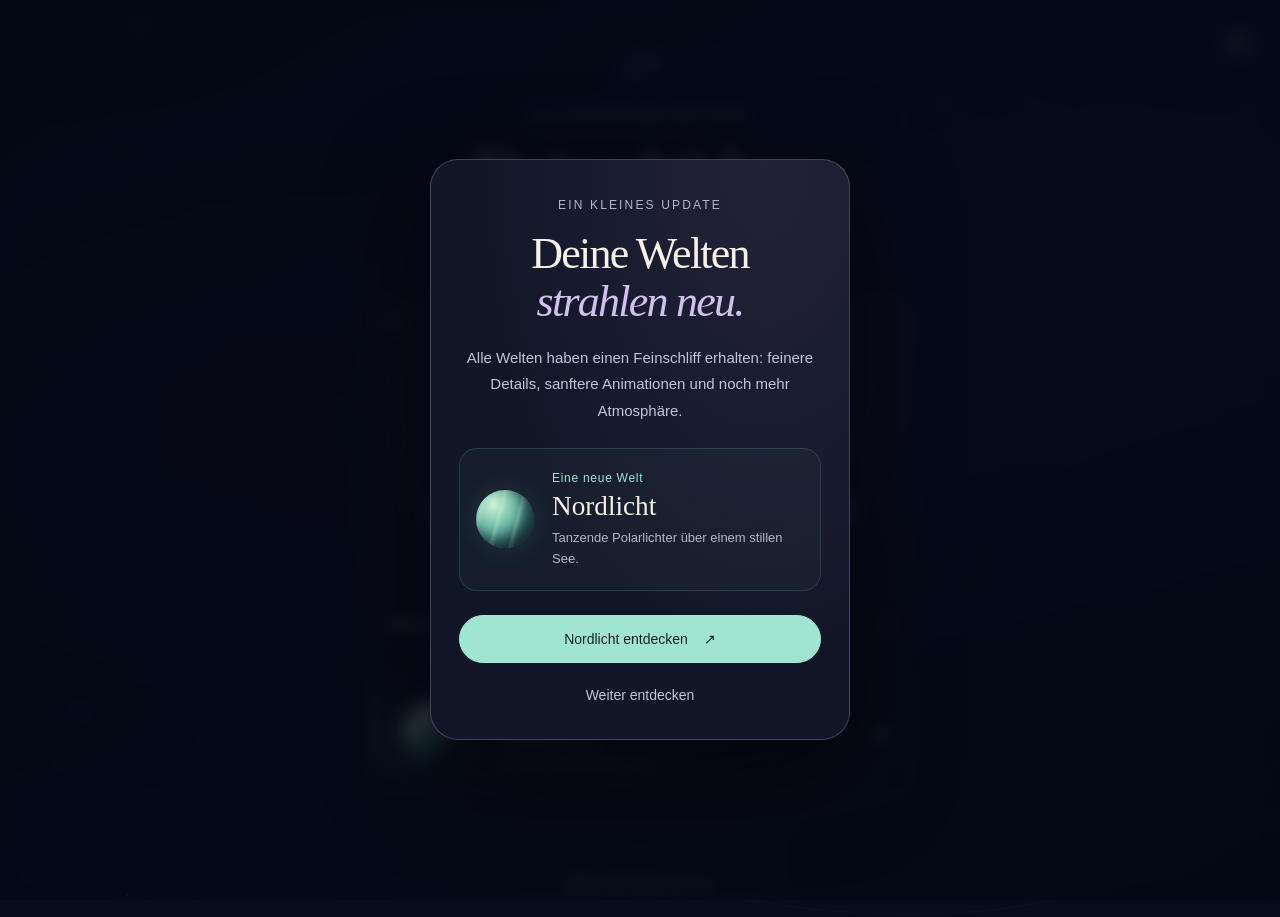
<file: index.html>
<!DOCTYPE html>
<html lang="de">
<head>
  <meta charset="UTF-8">
  <meta name="viewport" content="width=device-width, initial-scale=1, viewport-fit=cover">
  <title>Deine Welten</title>
  <meta name="description" content="Ein kleines Universum für dich. Blumen unter stillen Sternen, Cassiopeia und tanzende Nordlichter.">
  <meta name="theme-color" content="#080b19">
  <meta name="apple-mobile-web-app-capable" content="yes">
  <meta name="apple-mobile-web-app-status-bar-style" content="black-translucent">
  <meta name="apple-mobile-web-app-title" content="Welten">
  <link rel="manifest" href="manifest.webmanifest">
  <link rel="apple-touch-icon" sizes="256x256" href="images/apple-touch-icon.png">
  <link rel="icon" type="image/x-icon" href="images/flowers-icon.ico">
  <link rel="stylesheet" href="assets/app.css">
  <link rel="stylesheet" href="assets/home.css">
  <script src="assets/app.js" defer></script>
  <script src="assets/update.js" defer></script>
</head>
<body class="home">
  <div class="space-bg" aria-hidden="true"></div>
  <div class="stars-layer" data-stars="home" aria-hidden="true"></div>
  <div class="celestial-orbit orbit-one" aria-hidden="true"></div>
  <div class="celestial-orbit orbit-two" aria-hidden="true"></div>
  <button class="motion-toggle" type="button" data-motion-toggle aria-label="Animationen pausieren" aria-pressed="false"><span class="motion-icon" aria-hidden="true"></span></button>
  <main class="screen">
    <header class="home-header">
      <svg class="celestial-mark" viewBox="0 0 48 48" fill="none" aria-hidden="true"><circle cx="24" cy="24" r="14"/><ellipse cx="24" cy="24" rx="23" ry="8" transform="rotate(-35 24 24)"/><path d="M24 4v5m0 30v5M4 24h5m30 0h5"/><circle cx="36" cy="13" r="2" fill="currentColor" stroke="none"/></svg>
      <p class="eyebrow">ein universum für dich</p>
      <h1 class="site-title">Deine <em>Welten</em></h1>
      <p class="site-sub">Wähle eine Welt und die Reise geht los!</p>
    </header>
    <nav class="portals-container" aria-label="Deine Welten entdecken">
      <div class="portals-row">
        <a href="under_quiet_stars/index.html" class="portal portal-flowers">
          <span class="portal-number" aria-hidden="true">01 /</span>
          <span class="orb-wrap" aria-hidden="true"><span class="planet-orbit"></span><span class="orb orb-flowers"></span><span class="planet-spark">✦</span></span>
          <span class="portal-copy"><span class="portal-name">Blumenwelt</span><span class="portal-desc">Blumen unter<br>stillen Sternen</span></span>
          <span class="portal-enter" aria-hidden="true">Entdecken <span>↗</span></span>
        </a>
        <a href="nights_embrace/index.html" class="portal portal-night">
          <span class="portal-number" aria-hidden="true">02 /</span>
          <span class="orb-wrap" aria-hidden="true"><span class="planet-orbit"></span><span class="orb orb-night"></span><span class="planet-spark">✦</span></span>
          <span class="portal-copy"><span class="portal-name">Sternennacht</span><span class="portal-desc">Cassiopeia am<br>nächtlichen Himmel</span></span>
          <span class="portal-enter" aria-hidden="true">Entdecken <span>↗</span></span>
        </a>
      </div>
      <div class="portals-row">
        <a href="northern_lights/index.html" class="portal portal-aurora">
          <span class="orb-wrap" aria-hidden="true"><span class="planet-orbit"></span><span class="orb orb-aurora"></span></span>
          <span class="portal-copy"><span class="new-label">Eine neue Welt</span><span class="portal-name">Nordlicht</span><span class="portal-desc">Wo der Himmel leise tanzt</span></span>
          <span class="aurora-arrow" aria-hidden="true">↗</span>
        </a>
      </div>
    </nav>
    <footer class="home-footer"><span class="footer-star" aria-hidden="true">✦</span><p class="footer-note">Made with heart by Luis</p></footer>
  </main>
</body>
</html>
</file>
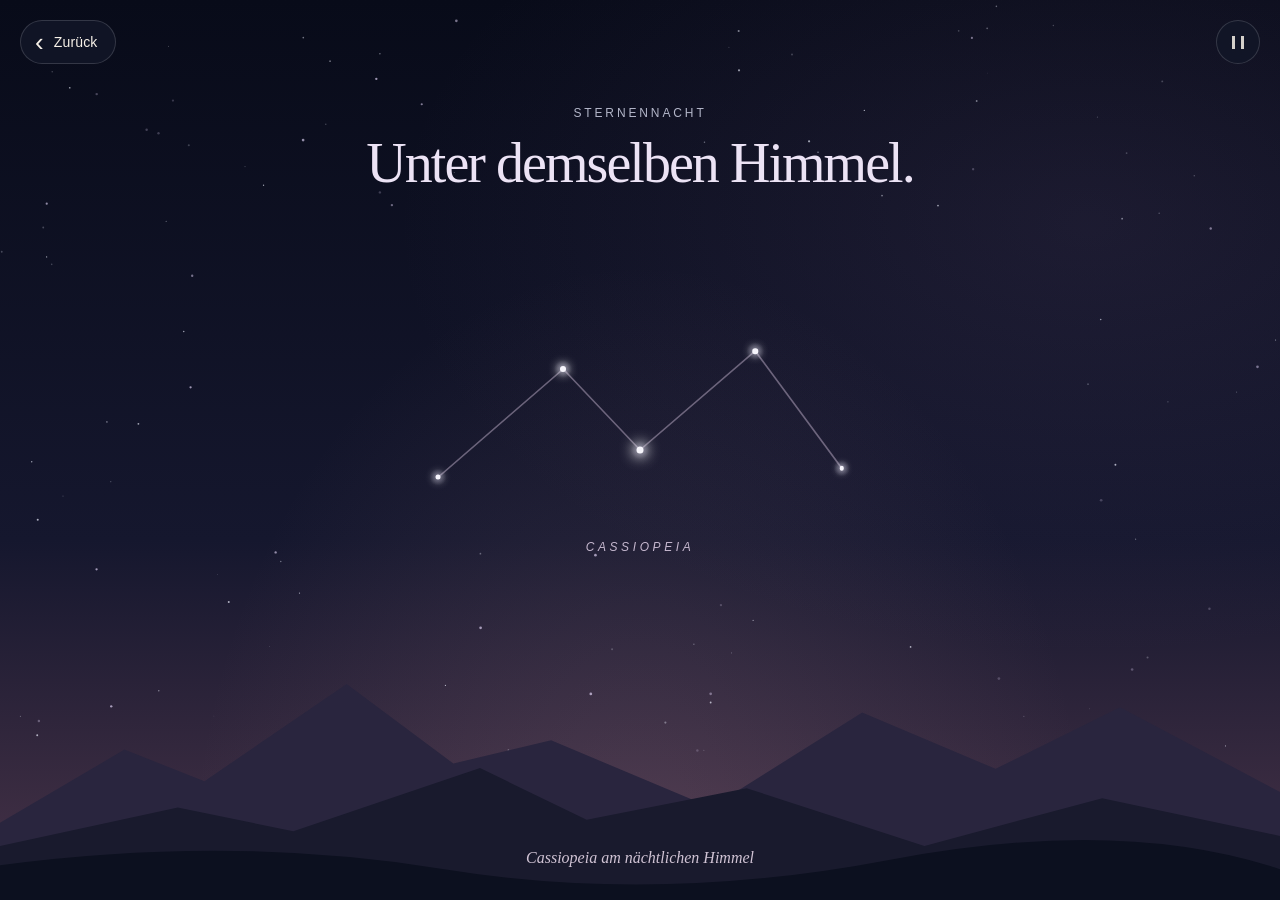
<file: nights_embrace/index.html>
<!DOCTYPE html>
<html lang="de">
<head>
<meta charset="UTF-8">
<title>Sternennacht · Deine Welten</title>

<!-- iPhone / web-app optimization -->
<meta name="viewport" content="width=device-width, initial-scale=1, viewport-fit=cover">
<meta name="apple-mobile-web-app-capable" content="yes">
<meta name="mobile-web-app-capable" content="yes">
<meta name="apple-mobile-web-app-status-bar-style" content="black-translucent">
<meta name="theme-color" content="#080b19">
<meta name="format-detection" content="telephone=no">

<style>
  html, body {
    margin: 0;
    padding: 0;
    width: 100%;
    height: 100%;
    background: #060010;
    overflow: hidden;
    -webkit-user-select: none;
    user-select: none;
    -webkit-touch-callout: none;
    -webkit-tap-highlight-color: transparent;
    overscroll-behavior: none;
    touch-action: none;
  }

  * {
    box-sizing: border-box;
  }

  .sky {
    position: fixed;
    height: 100vh;
    height: 100dvh;
    width: 100vw;
    top: 0;
    left: 0;
    background: #060010;
    background: linear-gradient(
      to bottom,
      #060010 0%,
      #060010 6%,
      #090016 11%,
      #070016 20%,
      #0a0121 48%,
      #0a0127 55%,
      #0a0129 57%,
      #0c012b 62%,
      #0e0131 68%,
      #0d012f 69%,
      #18023c 78%,
      #19023e 79%,
      #19023e 79%,
      #1c0242 81%,
      #22034b 85%,
      #2e045a 92%,
      #2f045e 96%,
      #340464 98%,
      #370569 100%
    );
    transform: scale(1);
  }

  .mountains {
    position: absolute;
    height: 80px;
    width: 100%;
    bottom: 0px;
    left: 0px;
    z-index: 2;
  }

  .light-base {
    position: absolute;
    bottom: -80px;
    left: 10vw;
    width: 80vw;
    height: 100px;
    border-radius: 50%;
    box-shadow: -0px -10px 30px 10px #ffc1a0, -0px -20px 40px 20px #fe9c7f,
      -0px -30px 60px 30px #be6590, -0px -50px 150px 75px #632b6c;
    background-color: #ffc1a0;
    z-index: 1;
  }

  .mountains-base {
    content: "";
    background: linear-gradient(
      to bottom,
      rgba(55, 5, 105, 0) 0%,
      rgba(9, 0, 22, 1) 100%
    );
    width: 100%;
    height: 100px;
    position: absolute;
    bottom: -10px;
    z-index: 3;
  }

  .mountains-base:after {
    content: "";
    background: linear-gradient(
      to bottom,
      rgba(55, 5, 105, 0) 0%,
      rgba(9, 0, 22, 1) 100%
    );
    width: 100%;
    height: 20px;
    position: absolute;
    bottom: 0px;
    z-index: 3;
  }

  .mountains-base:before {
    content: "";
    background: linear-gradient(
      to bottom,
      rgba(55, 5, 105, 0) 0%,
      rgba(9, 0, 22, 1) 100%
    );
    width: 100%;
    height: 15px;
    position: absolute;
    bottom: 10px;
    z-index: 2;
  }

  .mountains > [class^="mountain"],
  .mountains > [class^="mountain"]:after,
  .mountains > [class^="mountain"]:before,
  .mountains > [class^="land"],
  .mountains > [class^="land"]:after,
  .mountains > [class^="land"]:before {
    background: #110124;
    box-shadow: 0px 0px 50px 5px rgba(255, 255, 255, 0.2);
    position: absolute;
    bottom: 0px;
  }

  .mountain-2 {
    width: 60px;
    height: 60px;
    bottom: -20px !important;
    left: -10px;
    transform: rotate(45deg);
    border-top-left-radius: 10px;
  }

  .mountain-1 {
    width: 100px;
    height: 100px;
    bottom: -40px !important;
    left: 10px;
    transform: rotate(45deg);
    border-top-left-radius: 10px;
  }

  .land-1 {
    width: 30%;
    height: 20px;
    border-top-right-radius: 100%;
  }

  .land-2 {
    width: 60%;
    height: 15px;
    left: 30%;
    border-top-left-radius: 200%;
    border-top-right-radius: 200%;
  }

  .land-3 {
    width: 20%;
    height: 20px;
    left: 80%;
    border-top-left-radius: 100%;
  }

  .stars {
    position: absolute;
    top: 0px;
    left: 0px;
    width: 100vw;
    height: 100vh;
    height: 100dvh;
    transition: all 10s linear;
  }

  .star {
    position: absolute;
    border-radius: 50%;
    background-color: white;
    opacity: 0.8;
  }

  .blink {
    animation: blink ease-in-out infinite;
  }

  @keyframes blink {
    50% {
      opacity: 0;
    }
  }

  .star-0 { height: 0.5px; width: 0.5px; }
  .star-1 { height: 1px; width: 1px; }
  .star-2 { height: 1.5px; width: 1.5px; }
  .star-3 { height: 2px; width: 2px; }
  .star-4 {
    height: 2.5px;
    width: 2.5px;
    box-shadow: 0px 0px 6px 1px rgba(255,255,255,0.5);
  }
  .star-5 {
    height: 2.5px;
    width: 2.5px;
    box-shadow: 0px 0px 6px 1px rgba(255,255,255,0.7);
  }

  .stars-cross {
    position: absolute;
    top: 10vh;
    left: 0px;
    width: 120vw;
    height: 20vh;
    transform: rotate(20deg);
    transform-origin: top left;
  }

  .stars-cross-aux {
    position: absolute;
    top: 0vh;
    left: 10vw;
    width: 120vw;
    height: 10vh;
    transform: rotate(20deg);
    transform-origin: top left;
  }

  .stars-cross > .blur,
  .stars-cross-aux > .blur {
    position: absolute;
    border-radius: 50%;
    background-color: white;
    opacity: 1;
    filter: blur(15px);
    width: 5px;
    height: 10px;
  }

  /* ---------- Cassiopeia ---------- */

  .cassiopeia {
    position: absolute;
    top: 22%;
    left: 50%;
    transform: translateX(-50%);
    width: min(78vw, 480px);
    height: 30vh;
    z-index: 5;
    pointer-events: none;
  }

  .cassiopeia svg {
    width: 100%;
    height: 100%;
    overflow: visible;
  }

  .cass-line {
    fill: none;
    stroke: rgba(255, 255, 255, 0.28);
    stroke-width: 1;
    stroke-linecap: round;
    stroke-dasharray: 400;
    stroke-dashoffset: 400;
    animation: drawLine 2.6s ease-out forwards;
    animation-delay: 0.4s;
  }

  @keyframes drawLine {
    to { stroke-dashoffset: 0; }
  }

  .cass-star {
    position: absolute;
    border-radius: 50%;
    background: #fff;
    transform: translate(-50%, -50%);
    opacity: 0;
    animation: cassAppear 1.2s ease-out forwards, cassTwinkle 3.4s ease-in-out infinite;
  }

  @keyframes cassAppear {
    to { opacity: 1; }
  }

  @keyframes cassTwinkle {
    0%, 100% { opacity: 1; }
    50% { opacity: 0.55; }
  }

  .cass-label {
    position: absolute;
    left: 50%;
    top: 100%;
    transform: translateX(-50%);
    margin-top: 14px;
    font-family: Georgia, 'Times New Roman', serif;
    font-style: italic;
    letter-spacing: 0.35em;
    font-size: 12px;
    color: rgba(255, 255, 255, 0.55);
    white-space: nowrap;
    opacity: 0;
    animation: cassAppear 1.5s ease-out forwards;
    animation-delay: 2.2s;
    text-transform: uppercase;
  }

  .back-btn {
    position: fixed;
    top: 3.5rem;
    left: 1rem;
    z-index: 10;
    background: rgba(255, 255, 255, 0.15);
    backdrop-filter: blur(16px);
    border: 1px solid rgba(255, 255, 255, 0.3);
    color: #fff;
    font-family: Georgia, 'Times New Roman', serif;
    font-weight: 200;
    font-size: 1.1rem;
    padding: 0.5rem 1rem;
    cursor: pointer;
    border-radius: 8px;
    opacity: 1;
    pointer-events: all;
    transition: background 0.3s ease, opacity 0.5s ease;
  }

  .back-btn:hover {
    background: rgba(255, 255, 255, 0.3);
  }
</style>
<link rel="manifest" href="../manifest.webmanifest">
<link rel="apple-touch-icon" sizes="256x256" href="../images/apple-touch-icon.png">
<link rel="icon" type="image/x-icon" href="../images/flowers-icon.ico">
<link rel="stylesheet" href="../assets/app.css">
<link rel="stylesheet" href="../assets/night.css">
<script src="../assets/app.js" defer></script>
<script src="../assets/update.js" defer></script>
<meta name="apple-mobile-web-app-title" content="Welten">
</head>
<body>
<main class="sky">
  <a class="world-back" href="../index.html">Zurück</a><button class="motion-toggle" type="button" data-motion-toggle aria-label="Animationen pausieren" aria-pressed="false"><span class="motion-icon" aria-hidden="true"></span></button><header class="scene-heading night-heading"><p class="scene-eyebrow">Sternennacht</p><h1 class="scene-title">Unter demselben Himmel.</h1></header>
  <div class="mountains">
    <div class="mountain-1"></div>
    <div class="mountain-2"></div>
    <div class="land-1"></div>
    <div class="land-2"></div>
    <div class="land-3"></div>
  </div>
  <div class="mountains-base"></div>
  <div class="light-base"></div>
  <div class="stars" data-stars="night" aria-hidden="true"></div>

  <!-- Cassiopeia, positioned dead-center-upper of the viewport -->
  <div class="cassiopeia" id="cassiopeia" role="img" aria-label="Das Sternbild Cassiopeia, fünf Sterne durch eine W-förmige Linie verbunden">
    <svg viewBox="0 0 100 40" preserveAspectRatio="none">
      <polyline class="cass-line"
        points="8,32 34,8 50,26 74,4 92,30" />
    </svg>
    <!-- Caph -->
    <div class="cass-star" style="width:5px;height:5px;left:8%;top:80%;box-shadow:0 0 8px 2px rgba(255,255,255,0.6);"></div>
    <!-- Schedar -->
    <div class="cass-star" style="width:6px;height:6px;left:34%;top:20%;box-shadow:0 0 10px 3px rgba(255,255,255,0.7);animation-delay:.15s,0s;"></div>
    <!-- Gamma Cas (brightest) -->
    <div class="cass-star" style="width:7px;height:7px;left:50%;top:65%;box-shadow:0 0 14px 4px rgba(255,255,255,0.85);animation-delay:.3s,0s;"></div>
    <!-- Ruchbah -->
    <div class="cass-star" style="width:5.5px;height:5.5px;left:74%;top:10%;box-shadow:0 0 9px 2px rgba(255,255,255,0.65);animation-delay:.45s,0s;"></div>
    <!-- Segin -->
    <div class="cass-star" style="width:4.5px;height:4.5px;left:92%;top:75%;box-shadow:0 0 7px 2px rgba(255,255,255,0.55);animation-delay:.6s,0s;"></div>
    <div class="cass-label">Cassiopeia</div>
  </div>
<svg class="mountain-ridge" viewBox="0 0 1440 350" preserveAspectRatio="none" aria-hidden="true"><path d="M0 250L140 155 230 196 390 70 510 173 620 143 800 230 970 107 1120 180 1260 100 1440 210V350H0Z" fill="#29253e"/><path d="M0 280L200 230 330 261 540 179 660 246 840 205 1040 280 1240 218 1440 267V350H0Z" fill="#191a2d"/><path d="M0 305Q260 265 500 310T1000 298T1440 310V350H0Z" fill="#0c101f"/></svg><p class="scene-caption">Cassiopeia am nächtlichen Himmel</p></main>
</body>
</html>
</file>
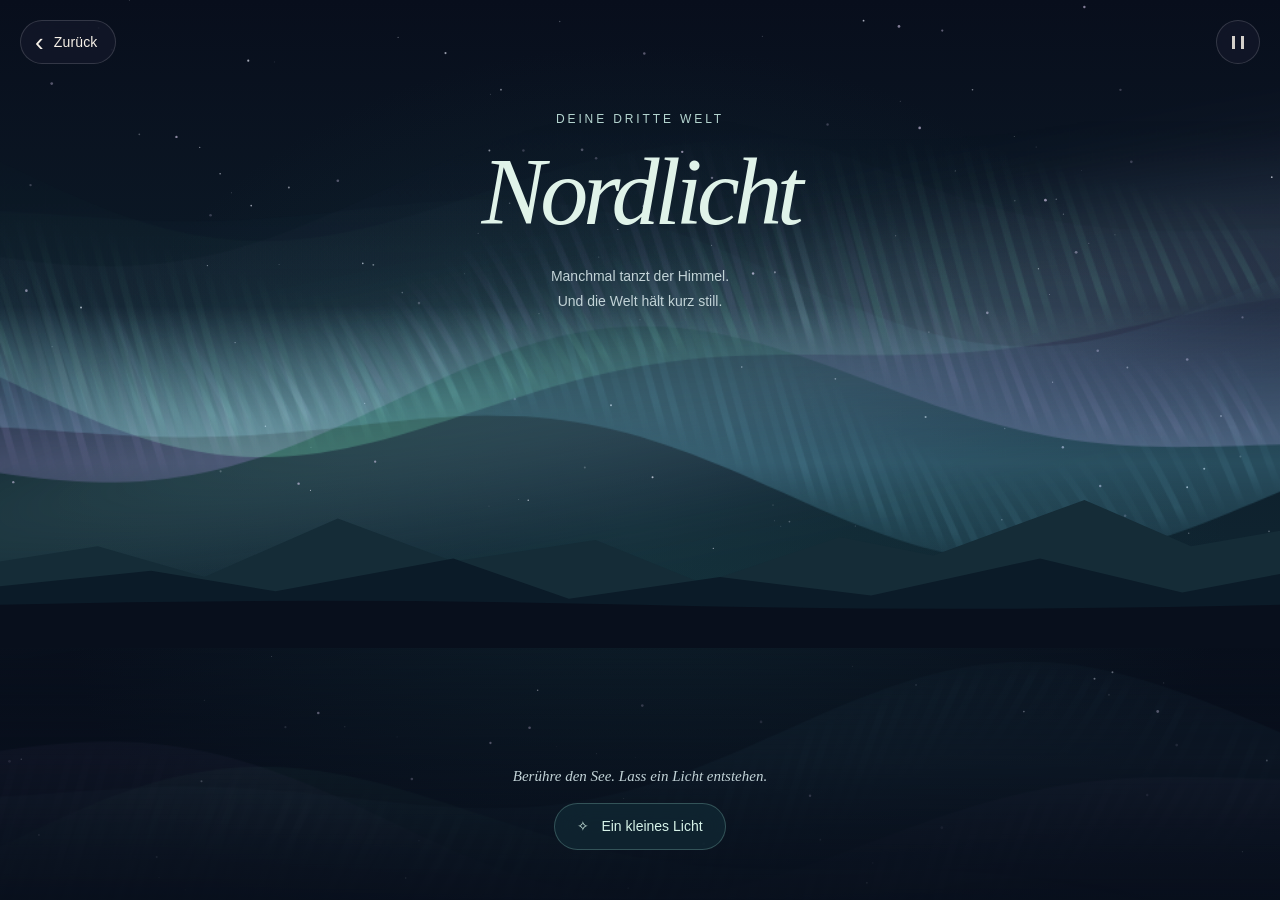
<file: northern_lights/index.html>
<!DOCTYPE html>
<html lang="de">
<head>
  <meta charset="UTF-8">
  <meta name="viewport" content="width=device-width, initial-scale=1, viewport-fit=cover">
  <title>Nordlicht · Deine Welten</title>
  <meta name="description" content="Ein stiller See. Ein tanzender Himmel. Ein kleiner Moment nur für dich.">
  <meta name="theme-color" content="#080f1c">
  <meta name="apple-mobile-web-app-capable" content="yes">
  <meta name="apple-mobile-web-app-status-bar-style" content="black-translucent">
  <meta name="apple-mobile-web-app-title" content="Welten">
  <link rel="manifest" href="../manifest.webmanifest">
  <link rel="apple-touch-icon" sizes="256x256" href="../images/apple-touch-icon.png">
  <link rel="icon" type="image/x-icon" href="../images/flowers-icon.ico">
  <link rel="stylesheet" href="../assets/app.css">
  <link rel="stylesheet" href="style.css">
  <script src="../assets/app.js" defer></script>
  <script src="../assets/update.js" defer></script>
  <script src="aurora.js" defer></script>
</head>
<body class="aurora-world">
  <main class="aurora-scene">
    <a class="world-back" href="../index.html">Zurück</a>
    <button class="motion-toggle" type="button" data-motion-toggle aria-label="Animationen pausieren" aria-pressed="false"><span class="motion-icon" aria-hidden="true"></span></button>
    <div class="aurora-fallback" aria-hidden="true"></div>
    <div class="scene-stars" data-stars="aurora" aria-hidden="true"></div>
    <canvas class="aurora-canvas" id="auroraCanvas" aria-hidden="true"></canvas>
    <header class="scene-heading aurora-heading">
      <p class="scene-eyebrow">Deine dritte Welt</p>
      <h1 class="scene-title">Nordlicht</h1>
      <p class="scene-subtitle">Manchmal tanzt der Himmel.<br>Und die Welt hält kurz still.</p>
    </header>
    <svg class="aurora-landscape" viewBox="0 0 1440 350" preserveAspectRatio="none" aria-hidden="true">
      <path d="M0 210L110 185 230 235 380 140 510 210 670 175 790 245 945 170 1050 200 1220 110 1340 185 1440 160V300H0Z" fill="#152c37"/>
      <path d="M0 250L170 225 310 258 510 205 640 270 810 235 980 265 1170 205 1330 260 1440 230V300H0Z" fill="#0b1b28"/>
      <path d="M0 280Q360 267 720 280T1440 280V350H0Z" fill="#080f1c"/>
    </svg>
    <div class="lake-shimmer" aria-hidden="true"></div>
    <div class="aurora-controls">
      <p class="lake-hint">Berühre den See. Lass ein Licht entstehen.</p>
      <button class="scene-action" id="lightButton" type="button"><span aria-hidden="true">✧</span> Ein kleines Licht</button>
      <p class="light-status" id="lightStatus" role="status" aria-live="polite"></p>
    </div>
  </main>
</body>
</html>
</file>
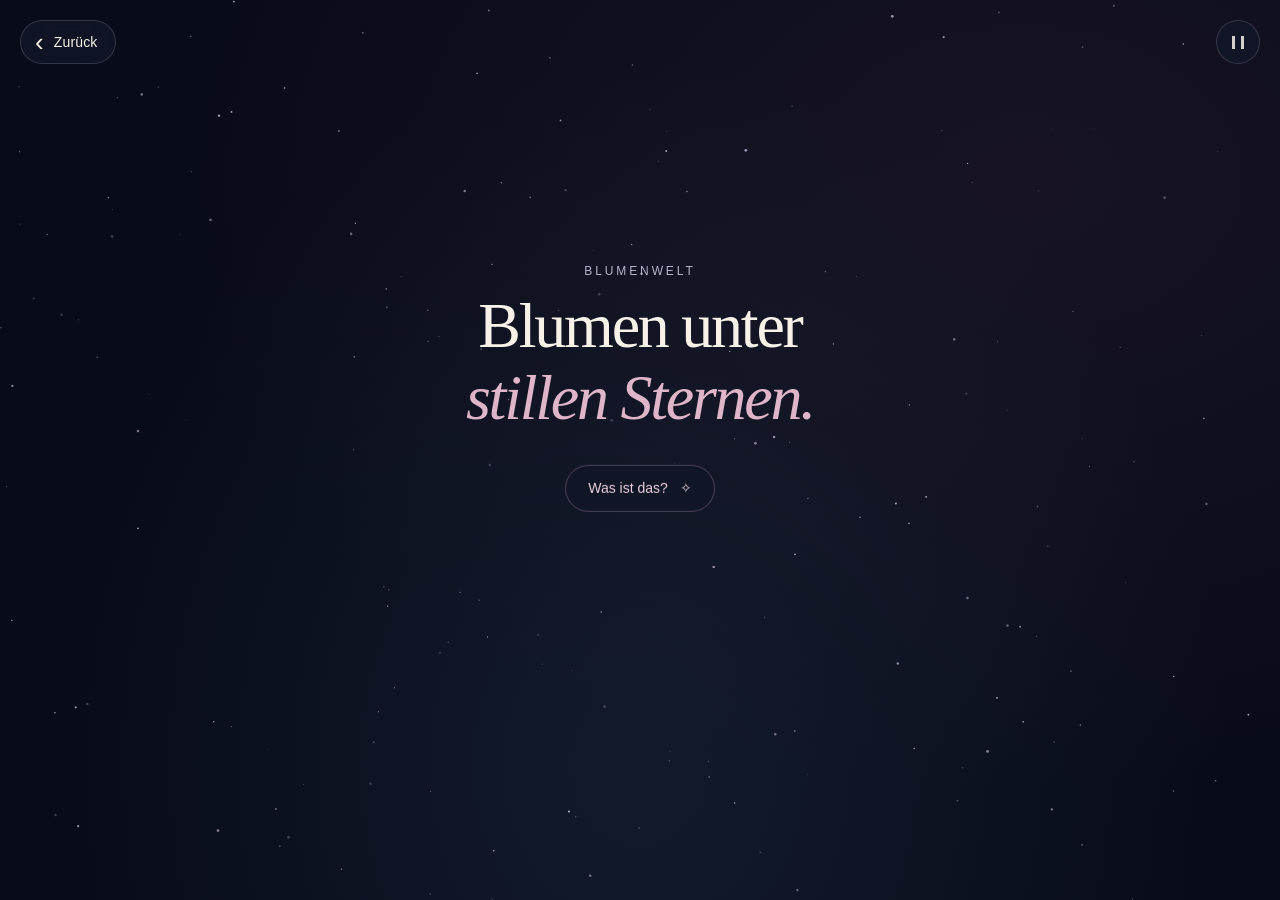
<file: under_quiet_stars/index.html>
<!DOCTYPE html>
<html lang="de">
  <head>
    <meta charset="UTF-8" />
    <meta name="viewport" content="width=device-width, initial-scale=1.0, viewport-fit=cover" />
    <title>Blumenwelt · Deine Welten</title>

    <!-- Safari / iOS Web App -->
    <meta name="apple-mobile-web-app-capable" content="yes">
    <meta name="apple-mobile-web-app-status-bar-style" content="black-translucent">
    <meta name="apple-mobile-web-app-title" content="Welten">

    <!-- Standard favicon -->
    <meta name="theme-color" content="#080b19">
    <link rel="manifest" href="../manifest.webmanifest">
    <link rel="apple-touch-icon" sizes="256x256" href="../images/apple-touch-icon.png">
    <link rel="icon" type="image/x-icon" href="../images/flowers-icon.ico">
    <link rel="stylesheet" href="style.css" />
    <link rel="stylesheet" href="../assets/app.css">
    <link rel="stylesheet" href="../assets/worlds.css">
    <script src="../assets/app.js" defer></script>
    <script src="../assets/update.js" defer></script>
    <script src="flowers.js" defer></script>
  </head>
  <body class="flower-world">
    <div class="scene-stars" data-stars="flowers" aria-hidden="true"></div>

    <button class="world-back" id="backBtn" type="button">Zurück</button>
    <button class="motion-toggle" type="button" data-motion-toggle aria-label="Animationen pausieren" aria-pressed="false"><span class="motion-icon" aria-hidden="true"></span></button>
    <main>
      <header class="flower-intro" id="flowerIntro">
        <p class="scene-eyebrow">Blumenwelt</p>
        <h1 class="scene-title">Blumen unter<br><em>stillen Sternen.</em></h1>
        <button class="scene-action" id="startBtn" type="button" aria-controls="flowerScene" aria-expanded="false">Was ist das? <span aria-hidden="true">✧</span></button>
      </header>
      <p class="flower-caption" id="flowerCaption" hidden>Blumen unter stillen Sternen</p>
    <div class="frame" id="flowerScene" role="group" aria-label="Blumenstrauß mit einer kleinen Überraschung" aria-hidden="true" inert>
      <div class="flower">
        <div class="container container-1">
          <div class="stick"></div>
          <div class="leaf-wrap">
            <div class="leaf leaf-1"></div>
            <div class="leaf leaf-2"></div>
            <div class="leaf leaf-3"></div>
            <div class="leaf leaf-4"></div>
            <div class="leaf leaf-5"></div>
            <div class="leaf leaf-6"></div>
            <div class="leaf leaf-7"></div>
            <div class="leaf leaf-8 fall-down-yellow"></div>
          </div>
        </div>
        <div class="container container-2">
          <div class="stick"></div>
          <div class="leaf-wrap">
            <div class="leaf leaf-1"></div>
            <div class="leaf leaf-2"></div>
            <div class="leaf leaf-3"></div>
            <div class="leaf leaf-4"></div>
            <div class="leaf leaf-5"></div>
            <div class="leaf leaf-6"></div>
            <div class="leaf leaf-7"></div>
            <div class="leaf leaf-8 fall-down-pink"></div>
          </div>
        </div>
        <div class="container container-3">
          <div class="stick"></div>
          <div class="leaf-wrap">
            <div class="leaf leaf-1"></div>
            <div class="leaf leaf-2"></div>
            <div class="leaf leaf-3"></div>
            <div class="leaf leaf-4"></div>
            <div class="leaf leaf-5"></div>
            <div class="leaf leaf-6"></div>
            <div class="leaf leaf-7"></div>
            <div class="leaf leaf-8 fall-down-purple"></div>
          </div>
        </div>
        <div class="flower-vase"></div>
      </div>

      <div class="catc">
        <a href="cats.html" id="catBtn" aria-label="Kiwis Geheimversteck entdecken">
            <img class="cat" src="images/cat2.png" alt="Kiwi schaut hinter der Vase hervor" />
        </a>
      </div>
    </div>
    </main>
  </body>
</html>
</file>
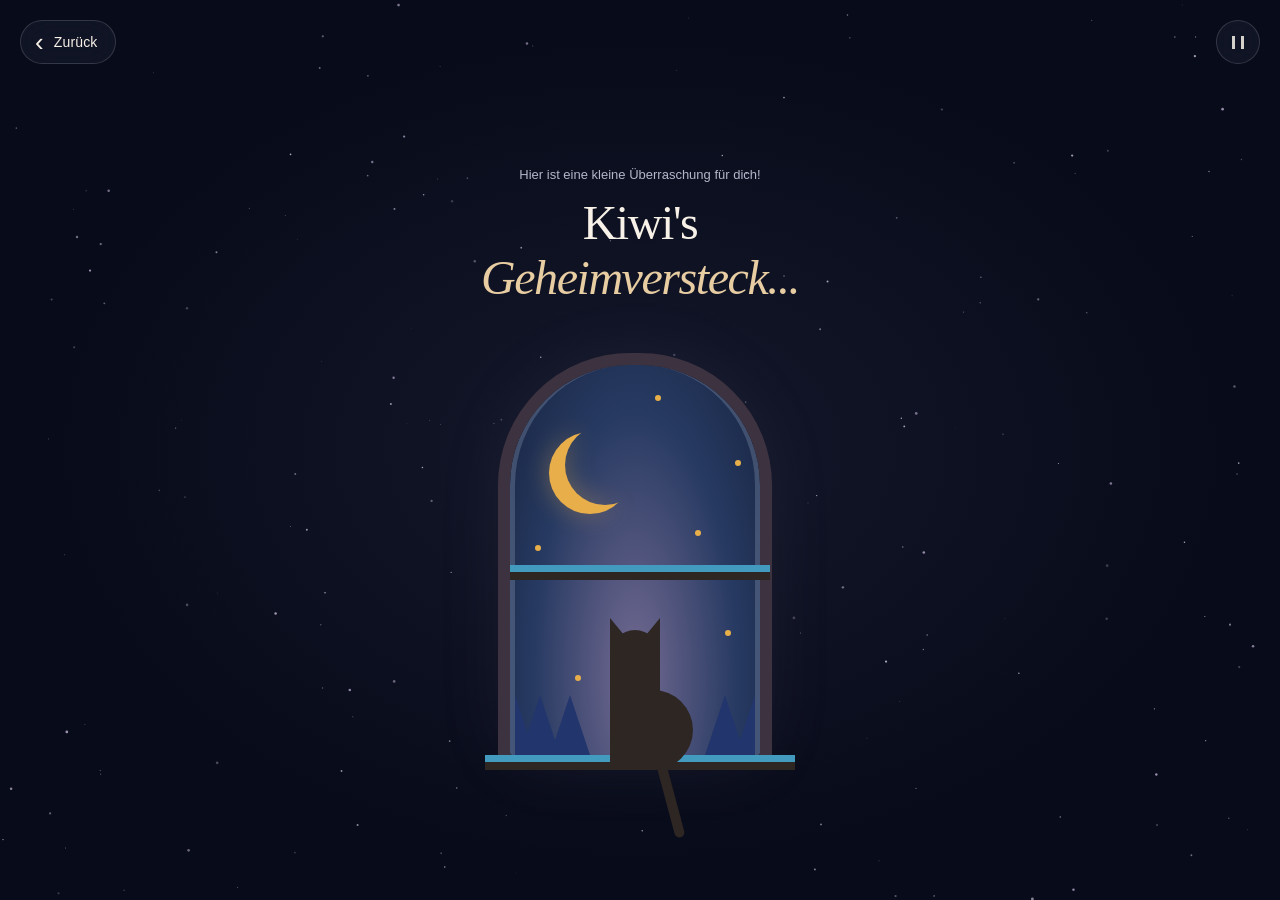
<file: under_quiet_stars/cats.html>
<!DOCTYPE html>
<html lang="de">
  <head>
    <meta charset="UTF-8">
    <meta name="viewport" content="width=device-width, initial-scale=1, viewport-fit=cover">
    <title>Kiwis Geheimversteck · Deine Welten</title>
    <meta name="theme-color" content="#080b19">
    <meta name="apple-mobile-web-app-capable" content="yes">
    <meta name="apple-mobile-web-app-status-bar-style" content="black-translucent">
    <link rel="manifest" href="../manifest.webmanifest">
    <link rel="apple-touch-icon" sizes="256x256" href="../images/apple-touch-icon.png">
    <link rel="icon" type="image/x-icon" href="../images/flowers-icon.ico">
    <!-- Stylesheet -->
    <link rel="stylesheet" href="cat_style.css" />
    <link rel="stylesheet" href="../assets/app.css">
    <link rel="stylesheet" href="../assets/worlds.css">
    <script src="../assets/app.js" defer></script>
    <script src="../assets/update.js" defer></script>
  <meta name="apple-mobile-web-app-title" content="Welten">
</head>
  <body class="cat-world">
    <div class="scene-stars" data-stars="cats" aria-hidden="true"></div>
    <a class="world-back" href="index.html">Zurück</a>
    <button class="motion-toggle" type="button" data-motion-toggle aria-label="Animationen pausieren" aria-pressed="false"><span class="motion-icon" aria-hidden="true"></span></button>
    <main class="cat-main">
    <header class="cat-heading"><p>Hier ist eine kleine Überraschung für dich!</p><h1>Kiwi's <em>Geheimversteck...</em></h1></header>
    <div class="cat-scene"><div class="container" role="img" aria-label="Kiwi sitzt am Fenster und schaut zum goldenen Mond">
      <div class="window">
        <div class="mountain-1"></div>
        <div class="mountain-2"></div>
        <div class="kitty">
          <div class="ear"></div>
        </div>
        <div class="moon"></div>
        <div class="star"></div>
      </div>
    </div>
    </div></main>
  </body>
</html>
</file>
<file: assets/app.css>
:root {
  color-scheme: dark;
  --ink: #080b19; --surface: #121728; --text: #f7f1e8; --muted: #b3b6c9; --lavender: #d2c0ef; --mint: #a0e4d2;
  --safe-top: env(safe-area-inset-top, 0px); --safe-bottom: env(safe-area-inset-bottom, 0px); --safe-left: env(safe-area-inset-left, 0px); --safe-right: env(safe-area-inset-right, 0px);
  --serif: 'Iowan Old Style', 'Palatino Linotype', 'Book Antiqua', Georgia, serif;
  --sans: -apple-system, BlinkMacSystemFont, 'Segoe UI', sans-serif;
  --ease: cubic-bezier(.22, 1, .36, 1);
}
*, *::before, *::after { box-sizing: border-box; -webkit-tap-highlight-color: transparent; }
html { min-height: 100%; background: var(--ink); }
body { margin: 0; color: var(--text); font-family: var(--sans); font-size: 17px; line-height: 1.5; }
button, a { touch-action: manipulation; }
button { font: inherit; cursor: pointer; }
a { color: inherit; }
[hidden] { display: none !important; }
:focus-visible { outline: 2px solid var(--mint); outline-offset: 6px; }
::selection { color: var(--ink); background: var(--lavender); }
.stars-layer, .scene-stars { position: fixed; inset: 0; pointer-events: none; overflow: hidden; }
[data-stars] canvas { display: block; width: 100%; height: 100%; }
.world-back, .motion-toggle, .scene-action {
  border: 1px solid #ffffff26; background: #121728dc; color: var(--text);
  -webkit-backdrop-filter: blur(16px); backdrop-filter: blur(16px);
  min-height: 44px; border-radius: 999px;
  transition: background .2s, border-color .2s, transform .2s;
}
.world-back { position: fixed; top: calc(var(--safe-top) + 20px); left: calc(var(--safe-left) + 20px); z-index: 30; display: inline-flex; align-items: center; gap: 10px; padding: 10px 18px 10px 14px; text-decoration: none; font-size: .875rem; letter-spacing: .01em; }
.world-back::before { content: '‹'; font-size: 26px; line-height: 20px; font-weight: 300; }
.motion-toggle { position: fixed; top: calc(var(--safe-top) + 20px); right: calc(var(--safe-right) + 20px); z-index: 40; width: 44px; height: 44px; display: grid; place-items: center; padding: 0; }
.motion-icon { width: 12px; height: 13px; border-left: 3px solid currentColor; border-right: 3px solid currentColor; opacity: .85; }
.motion-toggle[aria-pressed='true'] .motion-icon { width: 0; height: 0; border: 0; border-top: 7px solid transparent; border-bottom: 7px solid transparent; border-left: 10px solid currentColor; margin-left: 3px; }
.scene-action { display: inline-flex; align-items: center; justify-content: center; gap: 12px; padding: 12px 22px; font-size: .875rem; }
.world-back:active, .motion-toggle:active, .scene-action:active { transform: scale(.96); }
@media (hover: hover) { .world-back:hover, .motion-toggle:hover, .scene-action:hover { background: #242c45; border-color: #ffffff50; } }
.scene-heading { position: relative; z-index: 5; text-align: center; padding: calc(var(--safe-top) + 104px) 24px 0; pointer-events: none; }
.scene-eyebrow { color: var(--muted); text-transform: uppercase; letter-spacing: .24em; font-size: .75rem; margin: 0 0 10px; }
.scene-title { font: 400 clamp(2.25rem, 7vw, 3.5rem)/1.12 var(--serif); letter-spacing: -.035em; margin: 0; }
.scene-subtitle { color: var(--muted); font-size: .875rem; margin: 12px auto 0; max-width: 32ch; }
.scene-caption { position: fixed; z-index: 5; bottom: calc(var(--safe-bottom) + 26px); left: max(24px, var(--safe-left)); right: max(24px, var(--safe-right)); margin: 0; text-align: center; color: var(--muted); font: italic 1rem/1.5 var(--serif); pointer-events: none; }
html[data-background='true'] *, html[data-background='true'] *::before, html[data-background='true'] *::after { animation-play-state: paused !important; }
html[data-motion='still'] *, html[data-motion='still'] *::before, html[data-motion='still'] *::after { animation-duration: .001ms !important; animation-delay: 0ms !important; animation-iteration-count: 1 !important; transition-duration: .001ms !important; scroll-behavior: auto !important; }
@media (prefers-reduced-motion: reduce) { *, *::before, *::after { animation-duration: .001ms !important; animation-delay: 0ms !important; animation-iteration-count: 1 !important; transition-duration: .001ms !important; scroll-behavior: auto !important; } }
@media (prefers-reduced-transparency: reduce) { .world-back, .motion-toggle, .scene-action { background: var(--surface); -webkit-backdrop-filter: none; backdrop-filter: none; } }
@media (max-height: 500px) { .scene-heading { padding-top: calc(var(--safe-top) + 80px); } .scene-title { font-size: 2rem; } .scene-heading .scene-subtitle { margin-top: 6px; } }

/* Versioned update notice, shared by every entry point. */
html.has-update-dialog, html.has-update-dialog body { overflow: hidden; }
.update-dialog { position: fixed; inset: 0; width: calc(100% - 40px - var(--safe-left) - var(--safe-right)); max-width: 420px; max-height: calc(100vh - 40px - var(--safe-top) - var(--safe-bottom)); max-height: calc(100dvh - 40px - var(--safe-top) - var(--safe-bottom)); margin: auto; padding: 0; overflow-y: auto; overscroll-behavior: contain; border: 1px solid #d2c0ef40; border-radius: 28px; color: var(--text); background: radial-gradient(ellipse at 80% 0%, #51436742, transparent 60%), #121728; box-shadow: 0 32px 100px #0009; font-family: var(--sans); animation: update-arrive .5s var(--ease) both; }
.update-dialog::backdrop { background: #050815c9; -webkit-backdrop-filter: blur(8px); backdrop-filter: blur(8px); }
.update-content { padding: 36px 28px 20px; text-align: center; }
.update-eyebrow { margin: 0 0 16px; color: var(--muted); font-size: .75rem; letter-spacing: .18em; text-transform: uppercase; }
.update-dialog h2 { margin: 0; font: 400 clamp(2rem, 8vw, 2.75rem)/1.08 var(--serif); letter-spacing: -.04em; }
.update-dialog h2 em { color: var(--lavender); font-weight: 400; }
.update-dialog h2:focus { outline: none; }
.update-description { margin: 20px 0 24px; font-size: .9375rem; line-height: 1.75; color: #c2c5d6; }
.update-world { display: flex; align-items: center; gap: 18px; text-align: left; padding: 20px 16px; margin-bottom: 24px; border: 1px solid #a0e4d226; border-radius: 18px; background: #a0e4d208; }
.update-planet { flex: 0 0 58px; width: 58px; height: 58px; border-radius: 50%; background: repeating-linear-gradient(105deg, transparent 0 7px, #b9f7cc4d 9px 10px, transparent 14px 19px), radial-gradient(circle at 30% 25%, #cbf4d7, #72bba9 38%, #397c7e 65%, #1e344e); box-shadow: inset -9px -7px 14px #0008, 0 0 28px #88d7bc1a; }
.update-world .update-new { margin: 0 0 3px; color: var(--mint); font-size: .75rem; letter-spacing: .06em; }
.update-world h3 { margin: 0; font: 400 1.7rem/1.2 var(--serif); }
.update-world p:last-child { margin: 6px 0 0; color: var(--muted); font-size: .8125rem; line-height: 1.6; }
.update-discover, .update-dismiss { display: flex; align-items: center; justify-content: center; gap: 16px; width: 100%; min-height: 48px; padding: 12px 16px; border-radius: 999px; font: 500 .875rem/1.5 var(--sans); text-decoration: none; transition: background .2s, transform .2s; }
.update-discover { color: #10251f; background: var(--mint); border: 1px solid var(--mint); }
.update-dismiss { margin-top: 8px; color: #c2c5d6; background: transparent; border: 1px solid transparent; }
.update-discover:active, .update-dismiss:active { transform: scale(.98); }
@media (hover: hover) { .update-discover:hover { background: #b9f0df; } .update-dismiss:hover { background: #ffffff08; } }
@media (max-width: 350px) { .update-content { padding: 28px 20px 16px; } .update-world { padding: 16px 12px; gap: 12px; } .update-planet { flex-basis: 44px; width: 44px; height: 44px; } }
@media (prefers-reduced-transparency: reduce) { .update-dialog::backdrop { background: #080b19; -webkit-backdrop-filter: none; backdrop-filter: none; } }
@keyframes update-arrive { from { opacity: 0; transform: translateY(12px) scale(.98); } to { opacity: 1; transform: none; } }
</file>
<file: assets/home.css>
body.home { min-height: 100vh; min-height: 100dvh; overflow-x: hidden; background: var(--ink); }
.space-bg { position: fixed; inset: 0; background: radial-gradient(ellipse at 23% 45%, #56304d20, transparent 45%), radial-gradient(ellipse at 82% 30%, #55468f24, transparent 45%), radial-gradient(ellipse at 50% 100%, #24514c16, transparent 55%), linear-gradient(150deg, #080b19, #0e1022 60%, #080d19); pointer-events: none; }
.celestial-orbit { position: fixed; left: 50%; top: 47%; width: 1050px; height: 650px; border: 1px solid #b6b2dd0b; border-radius: 50%; transform: translate(-50%, -50%) rotate(-28deg); pointer-events: none; }
.orbit-two { width: 1450px; height: 850px; transform: translate(-50%, -50%) rotate(25deg); }
.screen { position: relative; z-index: 2; min-height: 100vh; min-height: 100dvh; max-width: 960px; margin: auto; padding: calc(var(--safe-top) + 48px) max(24px, var(--safe-right)) calc(var(--safe-bottom) + 24px) max(24px, var(--safe-left)); display: flex; flex-direction: column; align-items: center; justify-content: center; gap: 38px; }
.home-header { text-align: center; animation: arrive 1.2s var(--ease) both; }
.celestial-mark { display: block; width: 42px; height: 42px; margin: 0 auto 16px; color: #c6b6dd; stroke: currentColor; stroke-width: .7; }
.eyebrow { font-size: .75rem; font-weight: 500; letter-spacing: .24em; text-transform: uppercase; color: var(--muted); margin: 0 0 16px; }
.site-title { font: 400 clamp(3rem, 8.5vw, 4.5rem)/1.08 var(--serif); letter-spacing: -.055em; margin: 0; color: var(--text); }
.site-title em { font-weight: 400; color: var(--lavender); }
.site-sub { color: var(--muted); font-size: .875rem; margin: 16px 0 0; line-height: 1.7; }
.portals-container { display: flex; flex-direction: column; gap: 16px; width: 100%; max-width: 550px; }
.portals-row { display: flex; gap: 16px; width: 100%; }
.portal { --accent: #e9b1c3; position: relative; min-width: 0; flex: 1; display: flex; flex-direction: column; align-items: center; padding: 25px 20px 18px; color: var(--text); text-decoration: none; border: 1px solid #ffffff14; border-radius: 22px; background: linear-gradient(160deg, #ffffff06, #ffffff02); transition: border-color .35s, background .35s, transform .35s var(--ease), box-shadow .35s; animation: arrive 1.3s .12s var(--ease) backwards; isolation: isolate; }
.portal::before { content: ''; position: absolute; inset: 0; border-radius: inherit; background: radial-gradient(ellipse at 50% 22%, #d280a414, transparent 70%); z-index: -1; }
.portal-night { --accent: #c6b9ed; animation-delay: .22s; }
.portal-night::before { background: radial-gradient(ellipse at 50% 22%, #9780d91c, transparent 70%); }
.portal-number { position: absolute; top: 17px; left: 19px; color: #b3b6c9; font-size: .75rem; letter-spacing: .12em; }
.orb-wrap { display: grid; place-items: center; position: relative; width: 155px; height: 155px; margin: 5px 0 10px; }
.orb { width: 98px; height: 98px; border-radius: 50%; position: relative; box-shadow: inset -14px -12px 22px #0008, inset 1px 1px 2px #fff4, 0 0 45px -5px #d992b32e; animation: planet-float 8s ease-in-out infinite; }
.orb::after { content: ''; position: absolute; inset: 0; border-radius: 50%; background: radial-gradient(circle at 30% 25%, #fff2, transparent 30%), radial-gradient(ellipse at 90% 90%, #05091bc9, transparent 65%); }
.orb-flowers { background: radial-gradient(ellipse at 65% 18%, #fcddbf77, transparent 30%), repeating-radial-gradient(ellipse at 25% 35%, #e9b7bd33 0 2px, transparent 7px 14px), radial-gradient(circle at 32% 28%, #f4cabd, #cd8aab 35%, #9b597c 62%, #412c50 95%); }
.orb-night { background: radial-gradient(ellipse at 30% 30%, #e4daf18a, transparent 30%), repeating-linear-gradient(-28deg, transparent 0 9px, #bbadeb33 10px 12px, transparent 17px 25px), radial-gradient(circle at 35% 25%, #bfb5e5, #7c72b3 36%, #4e467f 65%, #1a193d); box-shadow: inset -14px -12px 22px #0008, inset 1px 1px 2px #fff4, 0 0 45px -5px #ad8bfa33; animation-delay: -3s; }
.planet-orbit { position: absolute; width: 147px; height: 147px; border: 1px solid #d6bad623; border-radius: 50%; transform: rotate(-30deg) scaleY(.48); }
.planet-orbit::before { content: ''; position: absolute; inset: -15px; border: 1px solid #d6bad60c; border-radius: 50%; }
.planet-spark { position: absolute; right: 11px; top: 21px; font-size: 13px; color: var(--accent); animation: spark-breathe 6s ease-in-out infinite; }
.portal-night .planet-spark { top: auto; right: auto; left: 14px; bottom: 20px; animation-delay: -2s; }
.portal-copy { display: flex; flex-direction: column; text-align: center; }
.portal-name { font: 400 clamp(1.4rem, 4.8vw, 1.8rem)/1.2 var(--serif); letter-spacing: -.025em; }
.portal-desc { margin-top: 9px; color: var(--muted); font-size: .8125rem; line-height: 1.65; }
.portal-enter { display: flex; justify-content: space-between; align-items: center; width: 100%; border-top: 1px solid #ffffff0e; margin-top: 22px; padding-top: 14px; font-size: .75rem; color: var(--accent); letter-spacing: .04em; }
.portal-enter span { font-size: 19px; line-height: 1; transition: transform .3s; }
.portal-aurora { flex-direction: row; padding: 15px 24px 15px 10px; animation-delay: .32s; }
.portal-aurora::before { background: radial-gradient(ellipse at 8% 50%, #65bda01a, transparent 65%); }
.portal-aurora { --accent: var(--mint); }
.portal-aurora .orb-wrap { width: 116px; height: 100px; margin: 0 12px 0 0; flex-shrink: 0; }
.portal-aurora .orb { width: 65px; height: 65px; }
.orb-aurora { background: repeating-linear-gradient(105deg, transparent 0 7px, #b9f7cc4d 9px 10px, transparent 14px 19px), radial-gradient(circle at 30% 25%, #cbf4d7, #72bba9 38%, #397c7e 65%, #1e344e); box-shadow: inset -10px -8px 16px #0009, 0 0 36px -5px #88d7bc33; animation-delay: -5s; }
.portal-aurora .planet-orbit { width: 100px; height: 100px; border-color: #9cdcc42b; }
.portal-aurora .portal-copy { text-align: left; }
.portal-aurora .portal-name { margin-top: 4px; font-size: 1.6rem; }
.portal-aurora .portal-desc { margin-top: 4px; }
.new-label { font-size: .75rem; letter-spacing: .1em; text-transform: uppercase; color: var(--mint); }
.aurora-arrow { margin-left: auto; padding-left: 12px; color: var(--accent); font-size: 24px; }
.home-footer { text-align: center; animation: arrive 1.5s .4s var(--ease) both; }
.footer-star { color: #c5b8dd; font-size: 12px; }
.footer-note { font-size: .75rem; color: var(--muted); letter-spacing: .08em; margin: 11px 0 0; }
@keyframes arrive { from { opacity: 0; transform: translateY(14px); } to { opacity: 1; transform: translateY(0); } }
@keyframes planet-float { 0%, 100% { transform: translateY(0) rotate(-3deg); } 50% { transform: translateY(-7px) rotate(3deg); } }
@keyframes spark-breathe { 0%, 100% { opacity: .4; } 50% { opacity: 1; } }
@media (hover: hover) { .portal:hover { transform: translateY(-5px); background: #ffffff08; border-color: #ffffff30; box-shadow: 0 15px 45px #0002; } .portal:hover .portal-enter span { transform: translate(2px, -2px); } }
.portal:active { transform: scale(.98); }
@media (max-width: 420px) {
  .screen { gap: 30px; padding-top: calc(var(--safe-top) + 66px); padding-left: max(20px, var(--safe-left)); padding-right: max(20px, var(--safe-right)); }
  .portals-container, .portals-row { gap: 12px; }
  .portal { padding: 22px 13px 15px; border-radius: 18px; }
  .orb-wrap { width: 120px; height: 132px; margin: 0 0 10px; }
  .orb { width: 83px; height: 83px; }
  .planet-orbit { width: 117px; height: 117px; }
  .portal-number { left: 14px; top: 13px; }
  .portal-enter { margin-top: 17px; }
  .portal-aurora { padding: 13px 18px 13px 3px; }
  .portal-aurora .orb-wrap { width: 90px; margin-right: 3px; }
  .portal-aurora .planet-orbit { width: 84px; height: 84px; }
  .portal-aurora .orb { width: 59px; height: 59px; }
  .portal-aurora .portal-desc { font-size: .75rem; }
}
@media (max-height: 740px) and (min-width: 421px) { .screen { gap: 25px; } .celestial-mark { display: none; } }
@media (max-width: 340px) { .site-sub { max-width: 26ch; } .portal-name { font-size: 1.25rem; } .portal-desc { font-size: .75rem; } .orb-wrap { width: 100px; } .planet-orbit { width: 104px; height: 104px; } }
</file>
<file: assets/night.css>
html, body { height: auto; min-height: 100%; touch-action: pan-y pinch-zoom; overflow-x: hidden; overflow-y: auto; -webkit-user-select: auto; user-select: auto; }
.sky { position: relative; width: 100%; min-height: 560px; height: 100vh; height: 100dvh; overflow: hidden; background: radial-gradient(ellipse at 50% 100%, #a47e8d35, transparent 50%), radial-gradient(ellipse at 85% 25%, #6c558129, transparent 45%), linear-gradient(#080b19, #15172e 60%, #483348); }
.night-heading .scene-title { color: #ece3f5; }
.sky .stars { position: absolute; inset: 0; width: 100%; height: 100%; }
.sky .mountains, .sky .mountains-base, .sky .light-base { display: none; }
.mountain-ridge { position: absolute; width: 100%; height: 30%; bottom: 0; left: 0; z-index: 2; }
.sky .cassiopeia { top: 37%; width: min(78vw, 480px); height: min(25vw, 180px); }
.sky .cass-line { stroke: #e5d3ed66; stroke-width: .35; stroke-dasharray: 170; stroke-dashoffset: 170; animation: drawLine 3s .4s var(--ease) forwards; }
.sky .cass-star { animation: cassAppear 1.8s var(--ease) both; }
.sky .cass-star::after { content: ''; position: absolute; inset: -6px; border-radius: 50%; background: radial-gradient(circle, #d9d3f447, transparent 70%); animation: constellation-breathe 5s 2s ease-in-out infinite; }
.sky .cass-label { color: #c5b7ce; letter-spacing: .3em; font-family: var(--sans); font-size: .75rem; margin-top: 25px; animation: cassAppear 2s 1.7s both; }
.sky .scene-caption { position: absolute; bottom: calc(var(--safe-bottom) + 30px); color: #d0c3d4; }
@keyframes constellation-breathe { 0%, 100% { opacity: .35; transform: scale(.9); } 50% { opacity: 1; transform: scale(1.4); } }
@media (max-height: 600px) { .sky .cassiopeia { top: 44%; height: 85px; width: 300px; } .sky .cass-label { margin-top: 15px; } }
</file>
<file: northern_lights/style.css>
.aurora-world { background: #080f1c; overflow-x: hidden; }
.aurora-scene { position: relative; min-height: 620px; height: 100vh; height: 100dvh; overflow: hidden; isolation: isolate; background: radial-gradient(ellipse at 50% 60%, #1c454c63, transparent 65%), linear-gradient(#080e1c, #102632 68%, #080f1c 69%); }
.aurora-fallback { position: absolute; width: 160%; height: 35%; left: -30%; top: 24%; background: radial-gradient(ellipse at 35% 50%, #80d1b92e, transparent 60%), radial-gradient(ellipse at 70% 60%, #a092d52e, transparent 60%); transform: rotate(-12deg); filter: blur(25px); }
.aurora-canvas { position: absolute; inset: 0; width: 100%; height: 100%; z-index: 1; touch-action: pan-y pinch-zoom; }
.aurora-heading { padding-top: calc(var(--safe-top) + 110px); z-index: 4; }
.aurora-heading .scene-eyebrow { color: #b5d5d0; }
.aurora-heading .scene-title { font-style: italic; font-size: clamp(3.5rem, 12vw, 6rem); color: #e0f3e9; letter-spacing: -.055em; }
.aurora-heading .scene-subtitle { color: #c2d3d7; line-height: 1.8; margin-top: 18px; }
.aurora-landscape { position: absolute; top: 48%; height: 24%; width: 100%; left: 0; z-index: 2; pointer-events: none; }
.lake-shimmer { position: absolute; left: 0; right: 0; top: 70%; bottom: 0; background: repeating-linear-gradient(0deg, #080f1c12 0 1px, transparent 1px 5px); z-index: 2; pointer-events: none; }
.aurora-controls { position: absolute; bottom: calc(var(--safe-bottom) + 22px); left: max(20px, var(--safe-left)); right: max(20px, var(--safe-right)); z-index: 5; text-align: center; }
.lake-hint { color: #c2d3d7; font: italic .9375rem/1.5 var(--serif); margin: 0 0 16px; }
.aurora-controls .scene-action { color: #d6f2e8; border-color: #a0e4d240; background: #102632d9; }
.light-status { color: #c2d3d7; font-size: .75rem; min-height: 1.5em; margin: 10px 0 0; }
.light-status:empty { visibility: hidden; }
@media (max-height: 600px) { .aurora-scene { min-height: 510px; } .aurora-heading { padding-top: calc(var(--safe-top) + 80px); } .aurora-heading .scene-title { font-size: 3.5rem; } .aurora-heading .scene-subtitle { margin-top: 8px; } .aurora-controls { bottom: calc(var(--safe-bottom) + 12px); } .lake-hint { margin-bottom: 10px; } }
</file>
<file: under_quiet_stars/style.css>
:root {
  --background-color: linear-gradient(to top, #010329, #000005);
  --vase-color: linear-gradient(to left, #142544, #1a9092);
  --water-color: linear-gradient(to left, #142544, #1b6d6e);
}

* {
  margin: 0;
  padding: 0;
  box-sizing: border-box;
}

body {
  background-image: var(--background-color);
  min-height: 100vh;
  display: flex;
  justify-content: center;
  align-items: flex-end;
  overflow: hidden;
}

.frame {
  display: flex;
  position: relative;
  z-index: 1;
  opacity: 0;
  pointer-events: none;
  transition: opacity 0.8s ease;
}

.frame.visible {
  opacity: 1;
  pointer-events: all;
}

.start-btn {
  position: fixed;
  top: 50%;
  left: 50%;
  transform: translate(-50%, -50%);
  z-index: 10;
  background: transparent;
  border: 1px solid rgba(255, 255, 255, 0.5);
  color: #fff;
  font-size: 1.2rem;
  letter-spacing: 0.2em;
  padding: 0.8rem 2.5rem;
  cursor: pointer;
  border-radius: 4px;
  transition: background 0.3s ease, opacity 0.5s ease;
}

.start-btn:hover {
  background: rgba(255, 255, 255, 0.1);
}

.start-btn.hidden {
  opacity: 0;
  pointer-events: none;
}

.flower {
  position: relative;
}

.flower-vase {
  width: 20vmin;
  height: 30vmin;
  background-image: var(--vase-color);
  clip-path: polygon(0 0, 100% 0, 85% 100%, 15% 100%);
  opacity: 0.8;
  position: relative;
  z-index: 2;
}

.flower-vase::after {
  content: "";
  position: absolute;
  background-color: #182843;
  width: 100%;
  height: 2vmin;
  bottom: 0;
  left: 0;
}

.flower-vase::before {
  content: "";
  position: absolute;
  background-image: var(--water-color);
  width: 100%;
  height: 15vmin;
  bottom: 0;
  left: 0;
}

.container {
  position: absolute;
  left: 45%;
  bottom: 2vmin;
}

.container-2 {
  left: 50%;
  bottom: 5%;
  transform-origin: 10% left;
  transform: rotate(20deg);
  -webkit-transform: rotate(20deg);
  -moz-transform: rotate(20deg);
  -ms-transform: rotate(20deg);
  -o-transform: rotate(20deg);
}

.container-3 {
  left: 30%;
  bottom: 5%;
  transform-origin: 10% left;
  transform: rotate(20deg);
  -webkit-transform: rotate(-10deg);
  -moz-transform: rotate(20deg);
  -ms-transform: rotate(20deg);
  -o-transform: rotate(20deg);
}

.container-3 .stick {
  height: 45vmin;
  position: relative;
}

.container-3 .stick::after {
  content: "";
  position: absolute;
  width: 6vmin;
  height: 6vmin;
  border: 2vmin solid #104d4e;
  border-bottom: transparent;
  border-left: transparent;
  left: 0;
  top: 0;
  transform: translate(-69%, 30%) rotate(-5deg);
  -webkit-transform: translate(-69%, 30%) rotate(-5deg);
  -moz-transform: translate(-69%, 30%) rotate(-5deg);
  -ms-transform: translate(-69%, 30%) rotate(-5deg);
  -o-transform: translate(-69%, 30%) rotate(-5deg);
  border-radius: 10vmin 10vmin 0 0;
  -webkit-border-radius: 10vmin 10vmin 0 0;
  -moz-border-radius: 10vmin 10vmin 0 0;
  -ms-border-radius: 10vmin 10vmin 0 0;
  -o-border-radius: 10vmin 10vmin 0 0;
}

.container-3 .stick::before {
  content: "";
  position: absolute;
  width: 6vmin;
  left: -40%;
  top: -1%;
  background-color: #104d4e;
  transform-origin: right;
  transform: translate(-100%, -80%) rotate(-20deg);
  -webkit-transform: translate(-100%, -80%) rotate(-20deg);
  -moz-transform: translate(-100%, -80%) rotate(-20deg);
  -ms-transform: translate(-100%, -80%) rotate(-20deg);
  -o-transform: translate(-100%, -80%) rotate(-20deg);
  border-radius: 2vmin;
  -webkit-border-radius: 2vmin;
  -moz-border-radius: 2vmin;
  -ms-border-radius: 2vmin;
  -o-border-radius: 2vmin;
}

.container-3 .stick {
  background-image: linear-gradient(to top, #142544, #104d4e);
}

.container-2 .stick {
  height: 45vmin;
}

.container-2 .leaf-wrap {
  transform: translateX(-50%) rotate(20deg);
  -webkit-transform: translateX(-50%) rotate(20deg);
  -moz-transform: translateX(-50%) rotate(20deg);
  -ms-transform: translateX(-50%) rotate(20deg);
  -o-transform: translateX(-50%) rotate(20deg);
}

.container-3 .leaf-wrap {
  transform: translateX(-350%, -50%) rotate(-120deg);
  -webkit-transform: translateX(-350%, -50%) rotate(-120deg);
  -moz-transform: translateX(-350%, -50%) rotate(-120deg);
  -ms-transform: translateX(-350%, -50%) rotate(-120deg);
  -o-transform: translateX(-350%, -50%) rotate(-120deg);
}

.container-2 .leaf:not(:first-child) {
  width: 3.8vmin;
  height: 10vmin;
  background-image: linear-gradient(to bottom, #ff43b6, #c22887, #1a233a 99%);
}

.container-3 .leaf:not(:first-child) {
  width: 3.8vmin;
  height: 10vmin;
  background-image: linear-gradient(to bottom, #ad2be0, #71229a, #1a233a 99%);
}

.container-2 .leaf-1 {
  width: 8vmin;
  height: 10vmin;
  bottom: 2vmin;
  background-color: #de118b;
}

.container-3 .leaf-1 {
  width: 8vmin;
  height: 10vmin;
  bottom: 2vmin;
  background-color: #ad2be0;
}

.container-2 .leaf-wrap .leaf-8 {
  width: 10vmin;
  height: 9vmin;
  bottom: 3vmin;
  left: -30%;
  background-image: linear-gradient(to left bottom, #ff43b6, #4d1337);
  transform: rotate(-50deg);
  -webkit-transform: rotate(-50deg);
  -moz-transform: rotate(-50deg);
  -ms-transform: rotate(-50deg);
  -o-transform: rotate(-50deg);
}

.container-3 .leaf-wrap .leaf-8 {
  height: 10vmin;
  height: 9vmin;
  left: -10% !important;
  background-image: linear-gradient(to left bottom, #ad2be0, #712291);
}


.stick {
  width: 2vmin;
  height: 56vmin;
  background-image: linear-gradient(to left top, #82fdff, #142544, #104d4e);
  border-radius: 4vmin;
  -webkit-border-radius: 4vmin;
  -moz-border-radius: 4vmin;
  -ms-border-radius: 4vmin;
  -o-border-radius: 4vmin;
}

.leaf-wrap {
  position: absolute;
  top: 1vmin;
  left: 50%;
  width: 2vmin;
  height: 2vmin;
  transform: translateX(-50%) rotate(-10deg);
  -webkit-transform: translateX(-50%) rotate(-10deg);
  -moz-transform: translateX(-50%) rotate(-10deg);
  -ms-transform: translateX(-50%) rotate(-10deg);
  -o-transform: translateX(-50%) rotate(-10deg);
}

.leaf {
  position: absolute;
  left: 50%;
  bottom: 2vmin;
  width: 5vmin;
  height: 14vmin;
  background-image: linear-gradient(to bottom, #ffa085, #fa7373, #1a233a 99%);
  clip-path: ellipse(50% 50% at 50% 50%);
  transform-origin: center bottom;
  transform: translateX(-50%);
  -webkit-transform: translateX(-50%);
  -moz-transform: translateX(-50%);
  -ms-transform: translateX(-50%);
  -o-transform: translateX(-50%);
  animation: open-flower 2s 1s backwards;
  -webkit-animation: open-flower 2s 1s backwards;
}

.leaf-1 {
  width: 10vmin;
  height: 12vmin;
  bottom: 3vmin;
  background-color: #e24f5f;
  background-image: none;
  border-radius: 50% 50% 50% 50% / 80% 80% 20% 20%;
  -webkit-border-radius: 50% 50% 50% 50% / 80% 80% 20% 20%;
  -moz-border-radius: 50% 50% 50% 50% / 80% 80% 20% 20%;
  -ms-border-radius: 50% 50% 50% 50% / 80% 80% 20% 20%;
  -o-border-radius: 50% 50% 50% 50% / 80% 80% 20% 20%;
  animation: open-flower-middle 2s 1s backwards;
  -webkit-animation: open-flower-middle 2s 1s backwards;
}

.leaf-2 {
  transform: translateX(-50%) rotate(-30deg);
  -webkit-transform: translateX(-50%) rotate(-30deg);
  -moz-transform: translateX(-50%) rotate(-30deg);
  -ms-transform: translateX(-50%) rotate(-30deg);
  -o-transform: translateX(-50%) rotate(-30deg);
}

.leaf-3 {
  transform: translateX(-50%) rotate(-50deg);
  -webkit-transform: translateX(-50%) rotate(-50deg);
  -moz-transform: translateX(-50%) rotate(-50deg);
  -ms-transform: translateX(-50%) rotate(-50deg);
  -o-transform: translateX(-50%) rotate(-50deg);
}

.leaf-4 {
  transform: translateX(-50%) rotate(-70deg);
  -webkit-transform: translateX(-50%) rotate(-70deg);
  -moz-transform: translateX(-50%) rotate(-70deg);
  -ms-transform: translateX(-50%) rotate(-70deg);
  -o-transform: translateX(-50%) rotate(-70deg);
}

.leaf-5 {
  transform: translateX(-50%) rotate(30deg);
  -webkit-transform: translateX(-50%) rotate(30deg);
  -moz-transform: translateX(-50%) rotate(30deg);
  -ms-transform: translateX(-50%) rotate(30deg);
  -o-transform: translateX(-50%) rotate(30deg);
}

.leaf-6 {
  transform: translateX(-50%) rotate(50deg);
  -webkit-transform: translateX(-50%) rotate(50deg);
  -moz-transform: translateX(-50%) rotate(50deg);
  -ms-transform: translateX(-50%) rotate(50deg);
  -o-transform: translateX(-50%) rotate(50deg);
}

.leaf-7 {
  transform: translateX(-50%) rotate(70deg);
  -webkit-transform: translateX(-50%) rotate(70deg);
  -moz-transform: translateX(-50%) rotate(70deg);
  -ms-transform: translateX(-50%) rotate(70deg);
  -o-transform: translateX(-50%) rotate(70deg);
}

.leaf-8 {
  width: 13vmin;
  height: 11vmin;
  bottom: 6vmin;
  left: -30%;
  background-image: linear-gradient(
    to left bottom,
    #ffa085,
    #eb8b8b,
    #492f2f 98%
  );
  z-index: 3;
  clip-path: none;
  border-radius: 10vmin 2vmin 10vmin 2vmin;
  -webkit-border-radius: 10vmin 2vmin 10vmin 2vmin;
  -moz-border-radius: 10vmin 2vmin 10vmin 2vmin;
  -ms-border-radius: 10vmin 2vmin 10vmin 2vmin;
  -o-border-radius: 10vmin 2vmin 10vmin 2vmin;
  transform: rotate(-55deg);
  -webkit-transform: rotate(-55deg);
  -moz-transform: rotate(-55deg);
  -ms-transform: rotate(-55deg);
  -o-transform: rotate(-55deg);
}

.fall-down-yellow {
  animation: none;
}

.fall-down-pink {
  animation: none;
}

.fall-down-purple {
  bottom: 4vmin;
  animation: none;
}

.started .leaf {
  animation: open-flower 2s 1s backwards;
  -webkit-animation: open-flower-middle 2s 1s backwards;
}

.started .leaf-1 {
  animation: open-flower-middle 2s 1s backwards;
  -webkit-animation: open-flower-middle 2s 1s backwards;
}

.started .fall-down-yellow {
  animation: flower-fall-down-yellow 8s 1.2s linear forwards;
  -webkit-animation: flower-fall-down-yellow 8s 1.2s linear forwards;
}

.started .fall-down-pink {
  animation: flower-fall-down-pink 5s 1.2s linear forwards;
  -webkit-animation: flower-fall-down-pink 5s 1.2s linear forwards;
}

.started .fall-down-purple {
  animation: flower-fall-down-purple 6s 1.2s linear forwards,
    flower-falling 6s 7.2s linear infinite;
  -webkit-animation: flower-fall-down-purple 6s 1.2s linear forwards,
    flower-falling 6s 7.2s linear infinite;
}

@keyframes open-flower {
  0% {
    transform: translateX(-50%) rotate(0);
    -webkit-transform: translateX(-50%) rotate(0);
    -moz-transform: translateX(-50%) rotate(0);
    -ms-transform: translateX(-50%) rotate(0);
    -o-transform: translateX(-50%) rotate(0);
  }
}

@keyframes open-flower-middle {
  0% {
    opacity: 0;
    transform: translateX(-50%) rotate(0);
    -webkit-transform: translateX(-50%) rotate(0);
    -moz-transform: translateX(-50%) rotate(0);
    -ms-transform: translateX(-50%) rotate(0);
    -o-transform: translateX(-50%) rotate(0);
  }
}

@keyframes flower-fall-down-pink {
  0% {
    transform: rotate(-55deg);
    -webkit-transform: rotate(-55deg);
    -moz-transform: rotate(-55deg);
    -ms-transform: rotate(-55deg);
    -o-transform: rotate(-55deg);
  }
  50% {
    transform: rotateX(-100deg);
    -webkit-transform: rotateX(-100deg);
    -moz-transform: rotateX(-100deg);
    -ms-transform: rotateX(-100deg);
    -o-transform: rotateX(-100deg);
  }
  100% {
    transform: translate(2vmin, 28vmin);
    -webkit-transform: translate(2vmin, 28vmin);
    -moz-transform: translate(2vmin, 28vmin);
    -ms-transform: translate(2vmin, 28vmin);
    -o-transform: translate(2vmin, 28vmin);
  }
}

@keyframes flower-fall-down-yellow {
  0% {
    transform: rotate(-55deg);
    -webkit-transform: rotate(-55deg);
    -moz-transform: rotate(-55deg);
    -ms-transform: rotate(-55deg);
    -o-transform: rotate(-55deg);
  }
  50% {
    bottom: 3vmin;
    transform: rotateX(-100deg);
    -webkit-transform: rotateX(-100deg);
    -moz-transform: rotateX(-100deg);
    -ms-transform: rotateX(-100deg);
    -o-transform: rotateX(-100deg);
  }
  100% {
    transform: translate(2vmin, 70vmin) rotate(150deg);
    -webkit-transform: translate(2vmin, 70vmin) rotate(150deg);
    -moz-transform: translate(2vmin, 70vmin) rotate(150deg);
    -ms-transform: translate(2vmin, 70vmin) rotate(150deg);
    -o-transform: translate(2vmin, 70vmin) rotate(150deg);
    opacity: 0;
  }
}

@keyframes flower-fall-down-purple {
  0% {
    transform: rotate(-50deg);
    -webkit-transform: rotate(-50deg);
    -moz-transform: rotate(-50deg);
    -ms-transform: rotate(-50deg);
    -o-transform: rotate(-50deg);
  }
  25% {
    bottom: 1vmin;
    transform: rotateX(-100deg);
    -webkit-transform: rotateX(-100deg);
    -moz-transform: rotateX(-100deg);
    -ms-transform: rotateX(-100deg);
    -o-transform: rotateX(-100deg);
    perspective: 0px;
  }
  50% {
    perspective: 0px;
    transform: translate(-30vmin, 2vmin) rotate(90deg);
    -webkit-transform: translate(-30vmin, 2vmin) rotate(90deg);
    -moz-transform: translate(-30vmin, 2vmin) rotate(90deg);
    -ms-transform: translate(-30vmin, 2vmin) rotate(90deg);
    -o-transform: translate(-30vmin, 2vmin) rotate(90deg);
  }
  75% {
    perspective: 0px;
    transform: translate(-34vmin, -2vmin);
    -webkit-transform: translate(-34vmin, -2vmin);
    -moz-transform: translate(-34vmin, -2vmin);
    -ms-transform: translate(-34vmin, -2vmin);
    -o-transform: translate(-34vmin, -2vmin);
  }
  100% {
    transform-origin: center;
    transform: translate(-34vmin, -2vmin) rotate(35deg);
    -webkit-transform: translate(-34vmin, -2vmin) rotate(35deg);
    -moz-transform: translate(-34vmin, -2vmin) rotate(35deg);
    -ms-transform: translate(-34vmin, -2vmin) rotate(35deg);
    -o-transform: translate(-34vmin, -2vmin) rotate(35deg);
  }
}

@keyframes flower-falling {
  0%,
  100% {
    transform-origin: center;
    transform: translate(-34vmin, -2vmin) rotateY(-80deg) rotateY(35deg);
    -webkit-transform: translate(-34vmin, -2vmin) rotateY(-80deg) rotateY(35deg);
    -moz-transform: translate(-34vmin, -2vmin) rotateY(-80deg) rotateY(35deg);
    -ms-transform: translate(-34vmin, -2vmin) rotateY(-80deg) rotateY(35deg);
    -o-transform: translate(-34vmin, -2vmin) rotateY(-80deg) rotateY(35deg);
  }
  25% {
    transform-origin: center;
    transform: translate(-32vmin, -4.2vmin) rotateY(-80deg) rotateY(35deg);
    -webkit-transform: translate(-32vmin, -4.2vmin) rotateY(-80deg)
      rotateY(35deg);
    -moz-transform: translate(-32vmin, -4.2vmin) rotateY(-80deg) rotateY(35deg);
    -ms-transform: translate(-32vmin, -4.2vmin) rotateY(-80deg) rotateY(35deg);
    -o-transform: translate(-32vmin, -4.2vmin) rotateY(-80deg) rotateY(35deg);
  }
  50% {
    transform-origin: center;
    transform: translate(-34.4vmin, -2vmin) rotateY(-84deg) rotateY(35deg);
    -webkit-transform: translate(-34.4vmin, -2vmin) rotateY(-84deg)
      rotateY(35deg);
    -moz-transform: translate(-34.4vmin, -2vmin) rotateY(-84deg) rotateY(35deg);
    -ms-transform: translate(-34.4vmin, -2vmin) rotateY(-84deg) rotateY(35deg);
    -o-transform: translate(-34.4vmin, -2vmin) rotateY(-84deg) rotateY(35deg);
  }
  75% {
    transform-origin: center;
    transform: translate(-36vmin, -1.1vmin) rotateY(-84deg) rotateY(35deg);
    -webkit-transform: translate(-36vmin, -1.1vmin) rotateY(-84deg)
      rotateY(35deg);
    -moz-transform: translate(-36vmin, -1.1vmin) rotateY(-84deg) rotateY(35deg);
    -ms-transform: translate(-36vmin, -1.1vmin) rotateY(-84deg) rotateY(35deg);
    -o-transform: translate(-36vmin, -1.1vmin) rotateY(-84deg) rotateY(35deg);
  }
}

.catc {
  position: absolute;
  bottom: 0;
  left: 50%;                  /* nudge so cat peeks from the side of the vase */
  transform: translateX(35%);
  z-index: 1;                 /* behind the vase */
  vertical-align: bottom;
}

.cat {
  height: 250px;
  width: auto;
  display: block;
}

@media screen and (max-width: 600px) {
  .flower-vase {
    width: 30vmin;
    height: 42vmin;
  }

  .flower-vase::before {
    height: 20vmin;
  }

  .stick {
    width: 3vmin;
    height: 70vmin;
    border-radius: 5vmin;
  }

  .container-2 .stick,
  .container-3 .stick {
    height: 58vmin;
  }

  .catc {
  position: absolute;
  bottom: 0;
  left: 50%;                  /* nudge so cat peeks from the side of the vase */
  transform: translateX(15%);
  z-index: 1;                 /* behind the vase */
  vertical-align: bottom;
}

#catBtn:hover {
  border: none;
  background: none;
  padding: 0;
  pointer-events: all;
  cursor: help;
}

.cat {
  height: 160px;
  width: auto;
  display: block;
}
}

@media screen and (min-width: 768px) {
  .catc {
  position: absolute;
  bottom: 0;
  left: 50%;                  /* nudge so cat peeks from the side of the vase */
  transform: translateX(15%);
  z-index: 1;                 /* behind the vase */
  vertical-align: bottom;
}

.cat {
  height: 150px;
  width: auto;
  display: block;
}

.temp_message {
  font-size: 2rem;
}
}

@media screen and (min-width: 992px) {
.catc {
  position: absolute;
  bottom: 0;
  left: 50%;                  /* nudge so cat peeks from the side of the vase */
  transform: translateX(35%);
  z-index: 1;                 /* behind the vase */
  vertical-align: bottom;
}

.cat {
  height: 250px;
  width: auto;
  display: block;
}
}

.back-btn {
  position: fixed;
  top: 3.5rem;
  left: 1rem;
  z-index: 10;
  background: rgba(255, 255, 255, 0.15);
  border: 1px solid rgba(255, 255, 255, 0.6);
  color: #fff;
  backdrop-filter: blur(16px);
  font-family: Georgia, 'Times New Roman', serif;
  font-weight: 200;
  font-size: 1.1rem;
  padding: 0.5rem 1rem;
  cursor: pointer;
  border-radius: 8px;
  opacity: 1;
  pointer-events: all;
  transition: background 0.3s ease, opacity 0.5s ease;
}

.back-btn:hover {
  background: rgba(255, 255, 255, 0.3);
}

.back-btn.visible {
  opacity: 1;
  pointer-events: all;
}

.temp_message {
  opacity: 0;
  pointer-events: none;
  position: fixed;
  top: 20%;
  left: 50%;
  transform: translate(-50%, -50%);
  z-index: 10;
  font-family: "Crafty Girls", cursive;
  background: transparent;
  color: #fff;
  font-size: 2.5rem;
  letter-spacing: 0.2em;
  padding: 0.8rem 2.5rem;
  border-radius: 4px;
  transition: background 0.3s ease, opacity 0.5s ease;
}

.temp_message.visible {
  opacity: 1;
  pointer-events: all;
}
</file>
<file: assets/worlds.css>
/* Existing CSS illustrations are retained; layout and navigation are shared. */
body.flower-world { min-height: 100vh; min-height: 100dvh; display: block; background: radial-gradient(ellipse at 50% 85%, #26384a5c, transparent 65%), radial-gradient(ellipse at 80% 20%, #4d314d38, transparent 60%), #080b19; overflow-x: hidden; overflow-y: auto; }
.flower-world main { position: relative; min-height: 100vh; min-height: 100dvh; }
.flower-intro { position: absolute; left: 0; right: 0; top: 43%; transform: translateY(-50%); text-align: center; padding: 0 max(24px, var(--safe-right)) 0 max(24px, var(--safe-left)); }
.flower-intro .scene-title { font-size: clamp(2.25rem, 7vw, 4rem); }
.flower-intro em { color: #dfb5ca; font-weight: 400; }
.flower-intro .scene-action { margin-top: 32px; border-color: #dfb5ca45; color: #ecd0de; }
.flower-caption { position: relative; z-index: 3; text-align: center; margin: 0; padding: calc(var(--safe-top) + 100px) 24px 0; color: #e5cbd7; font: italic clamp(1.25rem, 5vw, 2rem)/1.3 var(--serif); }
.flower-world .frame { position: absolute; bottom: calc(var(--safe-bottom) + 28px); left: 50%; transform: translateX(-50%); transition: opacity 1.2s; }
.flower-world .flower-vase { background-image: linear-gradient(100deg, #264858aa, #69a1a1bb 45%, #1b384bd9); border-top: 1px solid #b6ded963; border-radius: 3px 3px 16px 16px; }
.flower-world .flower-vase::before { opacity: .65; }
.flower-world .cat { filter: drop-shadow(0 0 12px #d4c7ff20); }
#catBtn { display: block; min-width: 44px; min-height: 44px; border-radius: 35%; }
#catBtn:focus-visible { outline-offset: 2px; }
.flower-world .started .leaf { animation: open-flower 2.4s .25s var(--ease) backwards; }
.flower-world .started .leaf-1 { animation: open-flower-middle 2.4s .25s var(--ease) backwards; }
.flower-world .started .fall-down-yellow { animation: flower-fall-down-yellow 8s 1.8s linear forwards; }
.flower-world .started .fall-down-pink { animation: flower-fall-down-pink 7s 2.2s linear forwards; }
.flower-world .started .fall-down-purple { animation: flower-fall-down-purple 8s 2.6s linear forwards, flower-falling 8s 10.6s ease-in-out infinite; }
.cat-world { min-height: 100vh; min-height: 100dvh; overflow-x: hidden; background: radial-gradient(ellipse at 50% 50%, #353c5e44, transparent 65%), #080b19; }
.cat-main { position: relative; min-height: 100vh; min-height: 100dvh; padding: calc(var(--safe-top) + 100px) max(24px, var(--safe-right)) calc(var(--safe-bottom) + 30px) max(24px, var(--safe-left)); display: flex; flex-direction: column; align-items: center; justify-content: center; gap: 30px; }
.cat-heading { text-align: center; z-index: 2; }
.cat-heading p { font-size: .8125rem; color: var(--muted); margin: 0 0 10px; }
.cat-heading h1 { font: 400 clamp(1.9rem, 5vw, 3rem)/1.15 var(--serif); letter-spacing: -.03em; margin: 0; }
.cat-heading em { display: block; font-weight: 400; color: #e8cda3; }
.cat-scene { position: relative; width: min(350px, 100%); height: 470px; flex-shrink: 0; }
.cat-world .container { width: 350px; height: 440px; top: 10px; bottom: auto; left: 50%; right: auto; margin: 0; transform: translateX(-50%); transform-origin: top center; }
.cat-world .window { background: radial-gradient(ellipse at 50% 80%, #746b93, #273a62 60%, #182542); outline-color: #3d3340; border-color: #8e9db74f; border-radius: 120px 120px 2px 2px; box-shadow: 0 0 80px #b3a1c318; }
.cat-world .moon { filter: drop-shadow(0 0 12px #e8ae4a66); }
.cat-world .kitty::after { animation-duration: 7s; animation-timing-function: ease-in-out; }
.cat-world .ear { animation-duration: 6s; animation-timing-function: ease-in-out; }
.cat-world .star { animation-duration: 5s; }
@media (max-width: 370px) { .cat-scene { height: 390px; } .cat-world .container { transform: translateX(-50%) scale(.82); } }
@media (max-height: 600px) {
  .flower-world main { min-height: 500px; }
  .flower-world .frame { transform: translateX(-50%) scale(.65); transform-origin: center bottom; }
  .flower-caption { padding-top: calc(var(--safe-top) + 80px); font-size: 1.25rem; }
  .cat-main { gap: 20px; }
}
@media (prefers-reduced-motion: reduce) { .flower-world .started .fall-down-yellow, .flower-world .started .fall-down-pink, .flower-world .started .fall-down-purple { animation: none !important; } }
html[data-motion='still'] .flower-world .started .fall-down-yellow, html[data-motion='still'] .flower-world .started .fall-down-pink, html[data-motion='still'] .flower-world .started .fall-down-purple { animation: none !important; }
</file>
<file: under_quiet_stars/cat_style.css>
body {
  background-color: #01000c;
  padding: 0;
  margin: 0;
}
.container {
  height: 530px;
  width: 350px;
  position: absolute;
  margin: auto;
  left: 0;
  right: 0;
  top: 0;
  bottom: 0;
}
.window {
  width: 250px;
  height: 390px;
  background-color: #29467a;
  outline: 12px solid #2d2623;
  border-left: 5px solid #439abf;
  border-right: 5px solid #439abf;
  position: relative;
  top: 20px;
  left: 45px;
}
.window:before,
.window:after {
  content: "";
  position: absolute;
  background: linear-gradient(#439abf 50%, #2d2623 50%);
}
.window:after {
  height: 15px;
  width: 260px;
  left: -5px;
  top: 200px;
}
.window:before {
  height: 15px;
  width: 310px;
  left: -30px;
  bottom: -15px;
}
.mountain-1 {
  height: 0;
  width: 0;
  border-bottom: 60px solid #22366d;
  border-right: 20px solid transparent;
  position: absolute;
  bottom: 0;
}
.mountain-1:before,
.mountain-1:after,
.mountain-2:before {
  content: "";
  position: absolute;
  height: 0;
  width: 0;
  border-bottom: 60px solid #22366d;
  border-right: 20px solid transparent;
  border-left: 20px solid transparent;
}
.mountain-1:before {
  bottom: -60px;
  left: 5px;
}
.mountain-1:after {
  bottom: -60px;
  left: 35px;
}
.mountain-2 {
  position: absolute;
  height: 0;
  width: 0;
  border-bottom: 60px solid #22366d;
  border-left: 20px solid transparent;
  right: 0;
  bottom: 0;
}
.mountain-2:before {
  bottom: -60px;
  right: 10px;
}
.kitty {
  background-color: #2d2623;
  height: 140px;
  width: 50px;
  position: absolute;
  bottom: -15px;
  left: 95px;
  border-radius: 40px 40px 0 0;
}
.kitty:before {
  content: "";
  position: absolute;
  background-color: #2d2623;
  height: 80px;
  width: 40px;
  border-radius: 0 80px 80px 0;
  bottom: 0;
  left: 43px;
}
.kitty:after {
  content: "";
  position: absolute;
  background-color: #2d2623;
  height: 80px;
  width: 10px;
  border-radius: 5px;
  bottom: -70px;
  left: 45px;
  transform: rotate(-15deg);
  transform-origin: top;
  animation: tail 5s infinite;
}
@keyframes tail {
  50% {
    transform: rotate(10deg);
  }
}
.ear {
  height: 0;
  width: 0;
  border-bottom: 40px solid #2d2623;
  border-right: 33px solid transparent;
  position: relative;
  bottom: 12px;
  animation: ear 2s infinite;
}
.ear:before {
  content: "";
  position: absolute;
  height: 0;
  width: 0;
  border-bottom: 40px solid #2d2623;
  border-left: 33px solid transparent;
  bottom: -40px;
  left: 17px;
}

@keyframes ear {
  50% {
    transform: rotate(3.5deg);
  }
}


.moon {
  height: 80px;
  width: 80px;
  border-radius: 50%;
  background-color: transparent;
  box-shadow: -15px 8px 0 1px #e8ae4a;
  position: absolute;
  left: 50px;
  top: 60px;
}
.star {
  background-color: #e8ae4a;
  height: 6px;
  width: 6px;
  border-radius: 50%;
  position: absolute;
  top: 30px;
  left: 140px;
  box-shadow: 80px 65px #e8ae4a, -120px 150px #e8ae4a, -80px 280px #e8ae4a,
    70px 235px #e8ae4a, 40px 135px #e8ae4a;
  animation: twinkle 3s infinite;
}
@keyframes twinkle {
  50% {
    opacity: 0.2;
  }
}

.back-btn {
  position: fixed;
  top: 3.5rem;
  left: 1rem;
  z-index: 10;
  background: rgba(255, 255, 255, 0.15);
  border: 1px solid rgba(255, 255, 255, 0.6);
  color: #fff;
  font-size: 1.2rem;
  padding: 0.5rem 1rem;
  cursor: pointer;
  border-radius: 4px;
  opacity: 1;
  pointer-events: all;
  transition: background 0.3s ease, opacity 0.5s ease;
}

.back-btn:hover {
  background: rgba(255, 255, 255, 0.3);
}

.back-btn.visible {
  opacity: 1;
  pointer-events: all;
}

.temp_message {
    text-align: center;
    opacity: 1;
    pointer-events: all;
    position: fixed;
    top: 20%;
    left: 50%;
    transform: translate(-50%, -50%);
    z-index: 10;
    font-family: "Crafty Girls", cursive;
    background: transparent;
    color: #fff;
    font-size: 1.5rem;
    letter-spacing: 0.2em;
    padding: 0.8rem 2.5rem;
    border-radius: 4px;
    transition: background 0.3s ease, opacity 0.5s ease;
}

@media screen and (min-width: 100px) {
    .temp_message {
        top: 10%;
        font-size: 0.7rem;
        padding: 1rem 3rem;
    }
}

@media screen and (min-width: 768px) {
    .temp_message {
        top: 10%;
        font-size: 0.7rem;
        padding: 1rem 3rem;
    }
}

@media screen and (min-width: 992px) {
    .temp_message {
        top: 10%;
        font-size: 0.7rem;
        padding: 1rem 3rem;
    }
}
</file>
